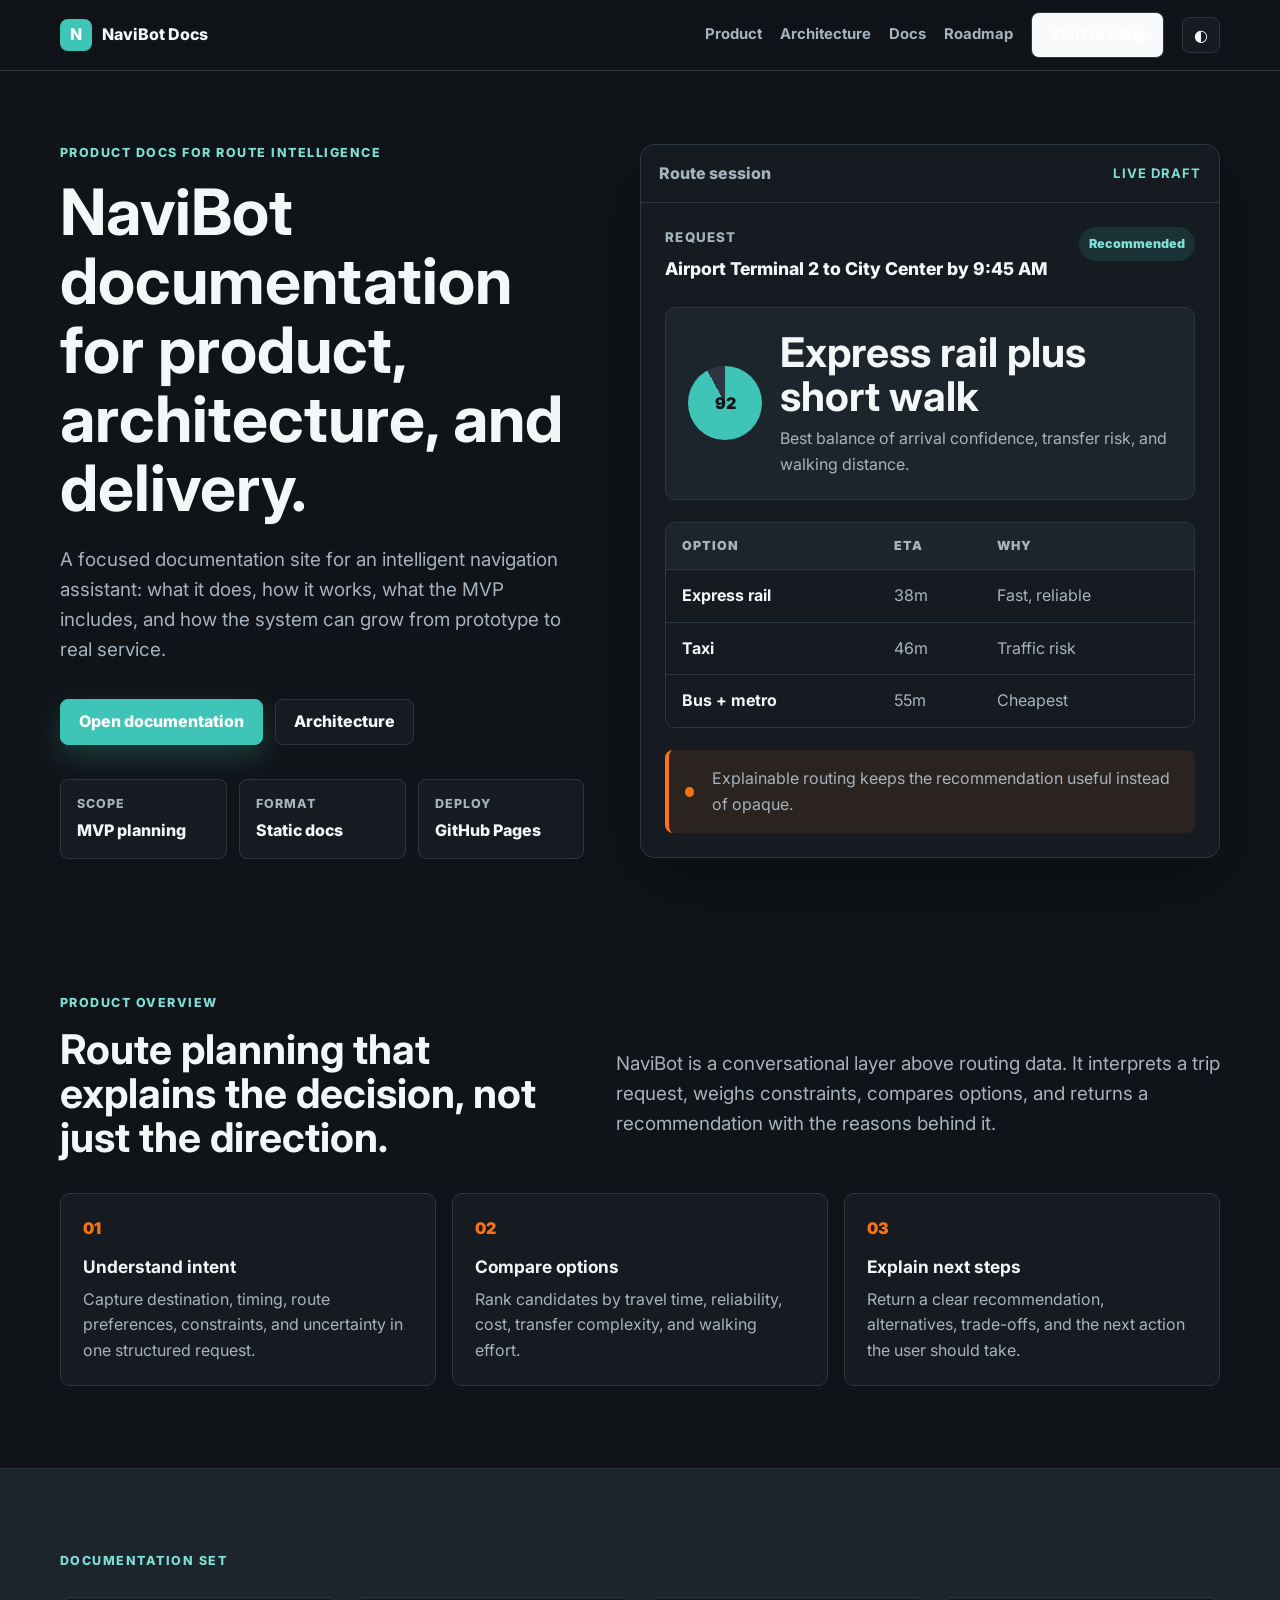
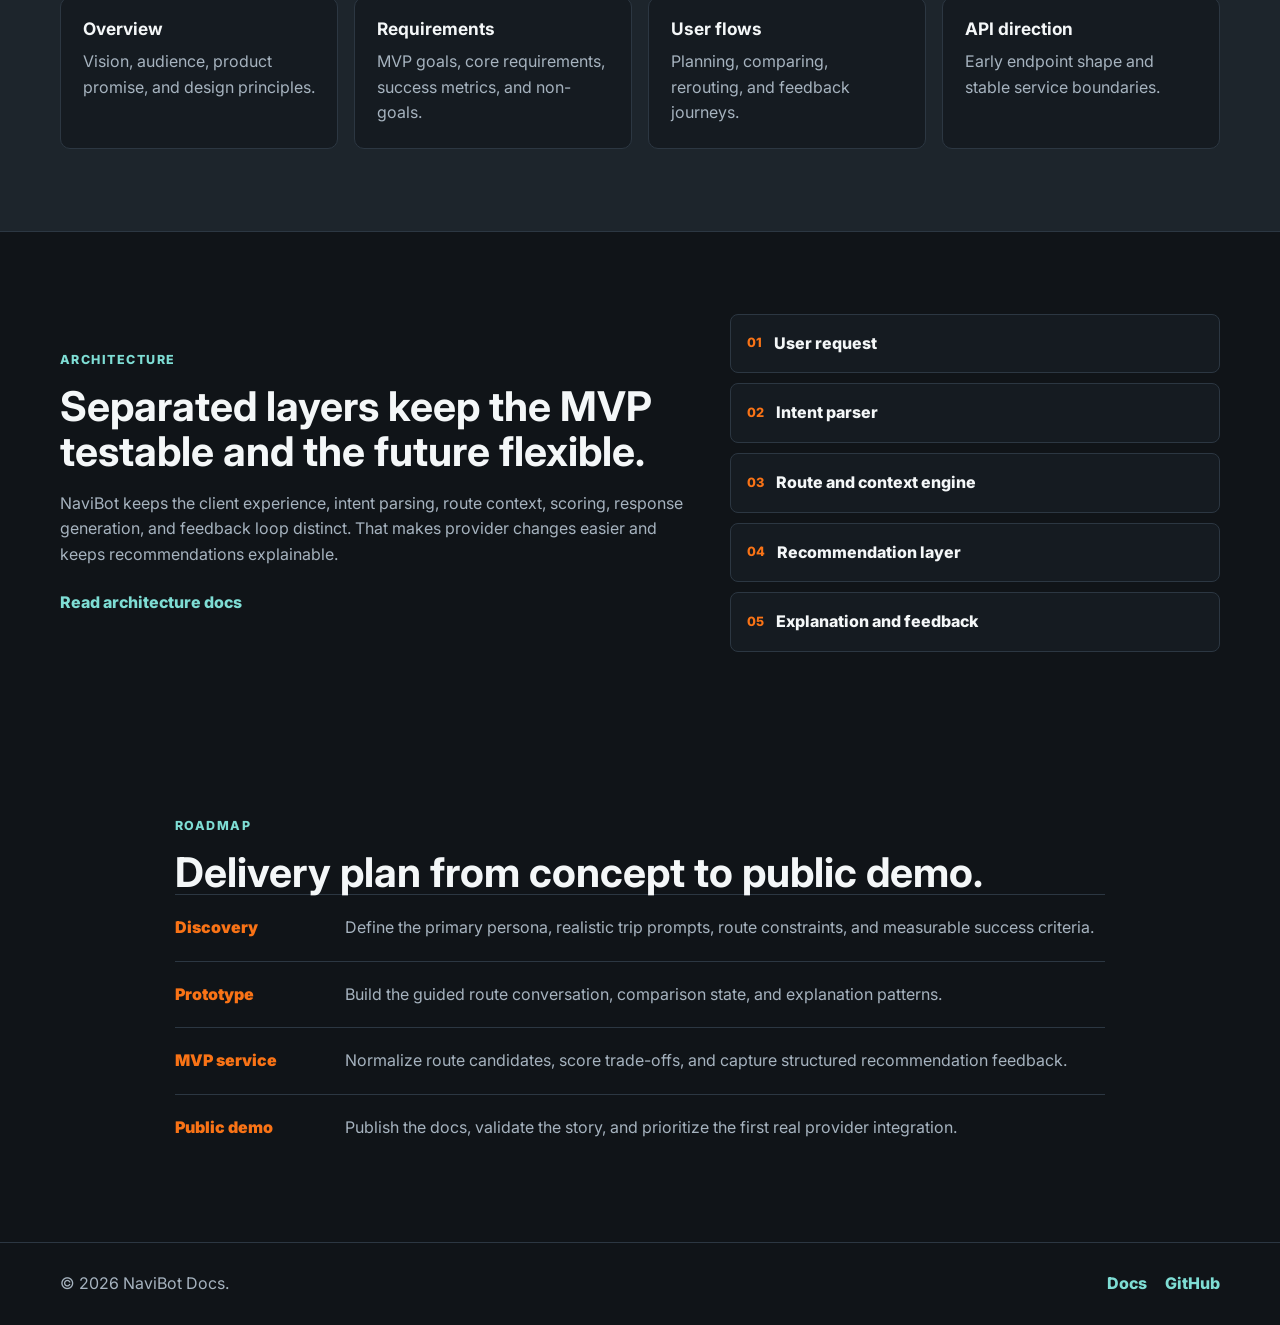
<file: index.html>
<!DOCTYPE html>
<html lang="en" data-theme="dark">
<head>
  <meta charset="UTF-8" />
  <meta name="viewport" content="width=device-width, initial-scale=1.0" />
  <title>NaviBot Docs | Navigation Intelligence Documentation</title>
  <meta name="description" content="Product and technical documentation for NaviBot, an intelligent navigation assistant." />
  <meta property="og:title" content="NaviBot Docs" />
  <meta property="og:description" content="A modern documentation website for NaviBot product, architecture, API direction, and roadmap." />
  <meta property="og:type" content="website" />
  <link rel="preconnect" href="https://fonts.googleapis.com">
  <link rel="preconnect" href="https://fonts.gstatic.com" crossorigin>
  <link href="https://fonts.googleapis.com/css2?family=Inter:wght@400;500;600;700;800&display=swap" rel="stylesheet">
  <link rel="stylesheet" href="styles.css" />
</head>
<body>
  <header class="site-header">
    <nav class="nav container" aria-label="Primary navigation">
      <a class="logo" href="index.html" aria-label="NaviBot Docs home"><span>N</span>NaviBot Docs</a>
      <button class="nav-toggle" type="button" aria-label="Open navigation" aria-expanded="false">☰</button>
      <div class="nav-links" data-nav-links>
        <a href="#product">Product</a>
        <a href="#architecture">Architecture</a>
        <a href="docs/index.html">Docs</a>
        <a href="#roadmap">Roadmap</a>
        <a class="button nav-button" href="docs/index.html">Start reading</a>
        <button class="theme-toggle" type="button" aria-label="Toggle color theme" data-theme-toggle>◐</button>
      </div>
    </nav>
  </header>

  <main id="top">
    <section class="hero container">
      <div class="hero-content reveal">
        <p class="eyebrow">Product docs for route intelligence</p>
        <h1>NaviBot documentation for product, architecture, and delivery.</h1>
        <p class="hero-text">
          A focused documentation site for an intelligent navigation assistant: what it does, how it works,
          what the MVP includes, and how the system can grow from prototype to real service.
        </p>
        <div class="hero-actions">
          <a class="button primary" href="docs/index.html">Open documentation</a>
          <a class="button secondary" href="docs/architecture.html">Architecture</a>
        </div>
        <dl class="stats" aria-label="Documentation summary">
          <div><dt>Scope</dt><dd>MVP planning</dd></div>
          <div><dt>Format</dt><dd>Static docs</dd></div>
          <div><dt>Deploy</dt><dd>GitHub Pages</dd></div>
        </dl>
      </div>

      <div class="hero-panel reveal" aria-label="NaviBot route recommendation example">
        <div class="panel-toolbar">
          <span>Route session</span>
          <strong>Live draft</strong>
        </div>
        <div class="route-summary">
          <div>
            <small>Request</small>
            <p>Airport Terminal 2 to City Center by 9:45 AM</p>
          </div>
          <span class="status-pill">Recommended</span>
        </div>
        <div class="recommendation-card">
          <div class="score-ring">92</div>
          <div>
            <h2>Express rail plus short walk</h2>
            <p>Best balance of arrival confidence, transfer risk, and walking distance.</p>
          </div>
        </div>
        <div class="comparison-table" role="table" aria-label="Route comparison">
          <div role="row"><span>Option</span><span>ETA</span><span>Why</span></div>
          <div role="row"><strong>Express rail</strong><span>38m</span><span>Fast, reliable</span></div>
          <div role="row"><strong>Taxi</strong><span>46m</span><span>Traffic risk</span></div>
          <div role="row"><strong>Bus + metro</strong><span>55m</span><span>Cheapest</span></div>
        </div>
        <div class="insight-strip">
          <span></span>
          <p>Explainable routing keeps the recommendation useful instead of opaque.</p>
        </div>
      </div>
    </section>

    <section id="product" class="section container reveal">
      <div class="section-kicker">Product overview</div>
      <div class="section-grid">
        <div>
          <h2>Route planning that explains the decision, not just the direction.</h2>
        </div>
        <p class="lead">
          NaviBot is a conversational layer above routing data. It interprets a trip request,
          weighs constraints, compares options, and returns a recommendation with the reasons behind it.
        </p>
      </div>
      <div class="overview-grid">
        <article>
          <span>01</span>
          <h3>Understand intent</h3>
          <p>Capture destination, timing, route preferences, constraints, and uncertainty in one structured request.</p>
        </article>
        <article>
          <span>02</span>
          <h3>Compare options</h3>
          <p>Rank candidates by travel time, reliability, cost, transfer complexity, and walking effort.</p>
        </article>
        <article>
          <span>03</span>
          <h3>Explain next steps</h3>
          <p>Return a clear recommendation, alternatives, trade-offs, and the next action the user should take.</p>
        </article>
      </div>
    </section>

    <section id="features" class="section band">
      <div class="container">
        <div class="section-kicker">Documentation set</div>
        <div class="feature-grid">
          <a class="feature-card reveal" href="docs/overview.html"><h3>Overview</h3><p>Vision, audience, product promise, and design principles.</p></a>
          <a class="feature-card reveal" href="docs/product.html"><h3>Requirements</h3><p>MVP goals, core requirements, success metrics, and non-goals.</p></a>
          <a class="feature-card reveal" href="docs/user-flows.html"><h3>User flows</h3><p>Planning, comparing, rerouting, and feedback journeys.</p></a>
          <a class="feature-card reveal" href="docs/api.html"><h3>API direction</h3><p>Early endpoint shape and stable service boundaries.</p></a>
        </div>
      </div>
    </section>

    <section id="architecture" class="section container split-panel reveal">
      <div>
        <div class="section-kicker">Architecture</div>
        <h2>Separated layers keep the MVP testable and the future flexible.</h2>
        <p>
          NaviBot keeps the client experience, intent parsing, route context, scoring, response generation,
          and feedback loop distinct. That makes provider changes easier and keeps recommendations explainable.
        </p>
        <a class="text-link" href="docs/architecture.html">Read architecture docs</a>
      </div>
      <div class="architecture-stack" aria-label="Architecture layers">
        <div><span>01</span>User request</div>
        <div><span>02</span>Intent parser</div>
        <div><span>03</span>Route and context engine</div>
        <div><span>04</span>Recommendation layer</div>
        <div><span>05</span>Explanation and feedback</div>
      </div>
    </section>

    <section id="roadmap" class="section container timeline reveal">
      <div class="section-kicker">Roadmap</div>
      <h2>Delivery plan from concept to public demo.</h2>
      <div class="timeline-item"><span>Discovery</span><p>Define the primary persona, realistic trip prompts, route constraints, and measurable success criteria.</p></div>
      <div class="timeline-item"><span>Prototype</span><p>Build the guided route conversation, comparison state, and explanation patterns.</p></div>
      <div class="timeline-item"><span>MVP service</span><p>Normalize route candidates, score trade-offs, and capture structured recommendation feedback.</p></div>
      <div class="timeline-item"><span>Public demo</span><p>Publish the docs, validate the story, and prioritize the first real provider integration.</p></div>
    </section>
  </main>

  <footer class="footer">
    <div class="container footer-inner">
      <p>© 2026 NaviBot Docs.</p>
      <div>
        <a href="docs/index.html">Docs</a>
        <a href="https://github.com/katariya-sagar/navibot-docs" target="_blank" rel="noreferrer">GitHub</a>
      </div>
    </div>
  </footer>

  <script src="script.js"></script>
</body>
</html>
</file>
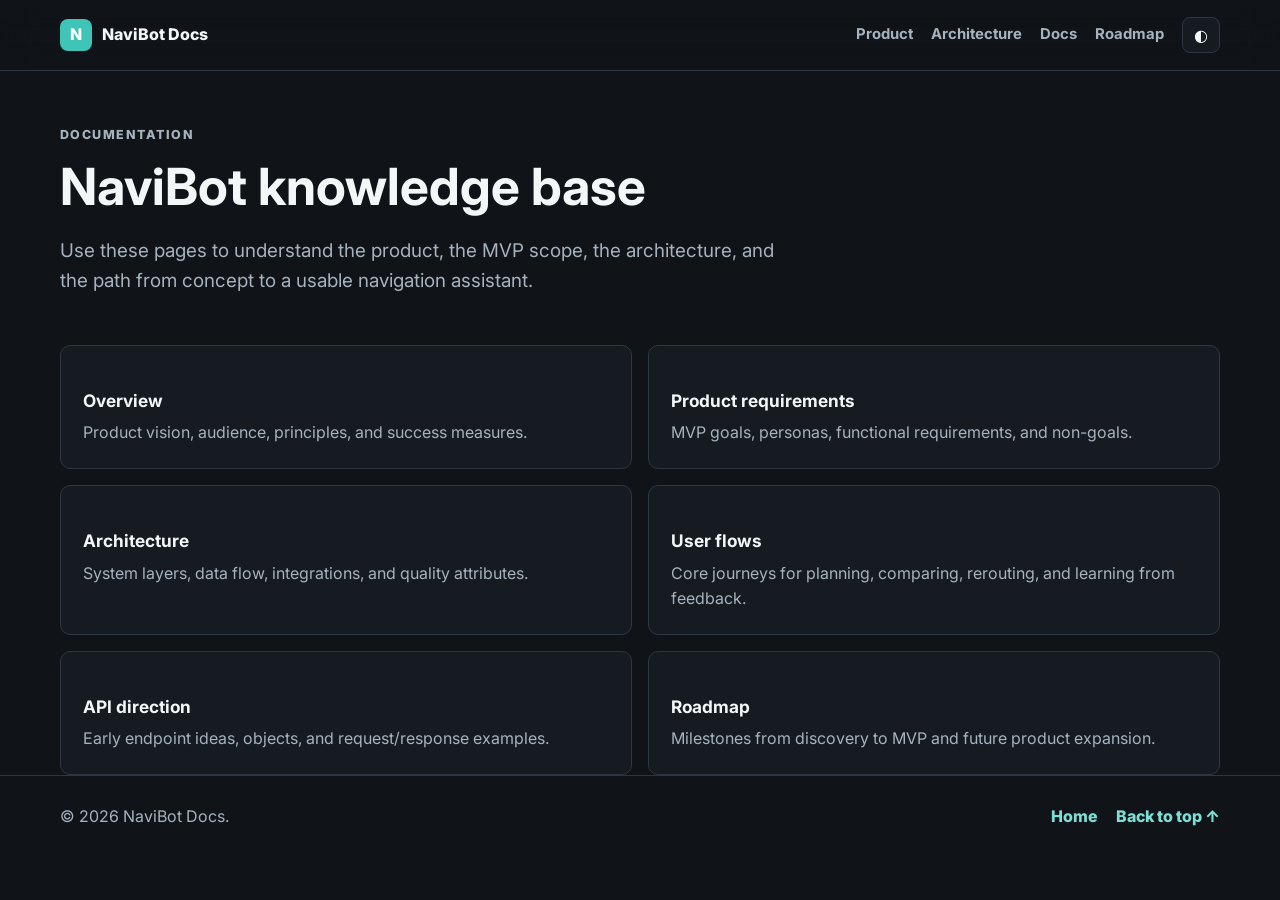
<file: docs/index.html>
<!DOCTYPE html>
<html lang="en" data-theme="dark">
<head>
  <meta charset="UTF-8" />
  <meta name="viewport" content="width=device-width, initial-scale=1.0" />
  <title>Documentation | NaviBot Docs</title>
  <meta name="description" content="Browse NaviBot product and technical documentation." />
  <link rel="preconnect" href="https://fonts.googleapis.com">
  <link rel="preconnect" href="https://fonts.gstatic.com" crossorigin>
  <link href="https://fonts.googleapis.com/css2?family=Inter:wght@400;500;600;700;800&display=swap" rel="stylesheet">
  <link rel="stylesheet" href="../styles.css" />
</head>
<body>
  <header class="site-header"><nav class="nav container"><a class="logo" href="../index.html"><span>N</span>NaviBot Docs</a><button class="nav-toggle" type="button" aria-label="Open navigation" aria-expanded="false">☰</button><div class="nav-links" data-nav-links><a href="../index.html#product">Product</a><a href="architecture.html">Architecture</a><a href="index.html">Docs</a><a href="roadmap.html">Roadmap</a><button class="theme-toggle" type="button" aria-label="Toggle color theme" data-theme-toggle>◐</button></div></nav></header>
  <main class="container doc-content">
    <section class="doc-hero reveal"><p class="eyebrow">Documentation</p><h1>NaviBot knowledge base</h1><p class="hero-text">Use these pages to understand the product, the MVP scope, the architecture, and the path from concept to a usable navigation assistant.</p></section>
    <section class="doc-grid reveal">
      <a class="doc-card" href="overview.html"><h3>Overview</h3><p>Product vision, audience, principles, and success measures.</p></a>
      <a class="doc-card" href="product.html"><h3>Product requirements</h3><p>MVP goals, personas, functional requirements, and non-goals.</p></a>
      <a class="doc-card" href="architecture.html"><h3>Architecture</h3><p>System layers, data flow, integrations, and quality attributes.</p></a>
      <a class="doc-card" href="user-flows.html"><h3>User flows</h3><p>Core journeys for planning, comparing, rerouting, and learning from feedback.</p></a>
      <a class="doc-card" href="api.html"><h3>API direction</h3><p>Early endpoint ideas, objects, and request/response examples.</p></a>
      <a class="doc-card" href="roadmap.html"><h3>Roadmap</h3><p>Milestones from discovery to MVP and future product expansion.</p></a>
    </section>
  </main>
  <footer class="footer"><div class="container footer-inner"><p>© 2026 NaviBot Docs.</p><div><a href="../index.html">Home</a><a href="#top">Back to top ↑</a></div></div></footer>
  <script src="../script.js"></script>
</body>
</html>
</file>
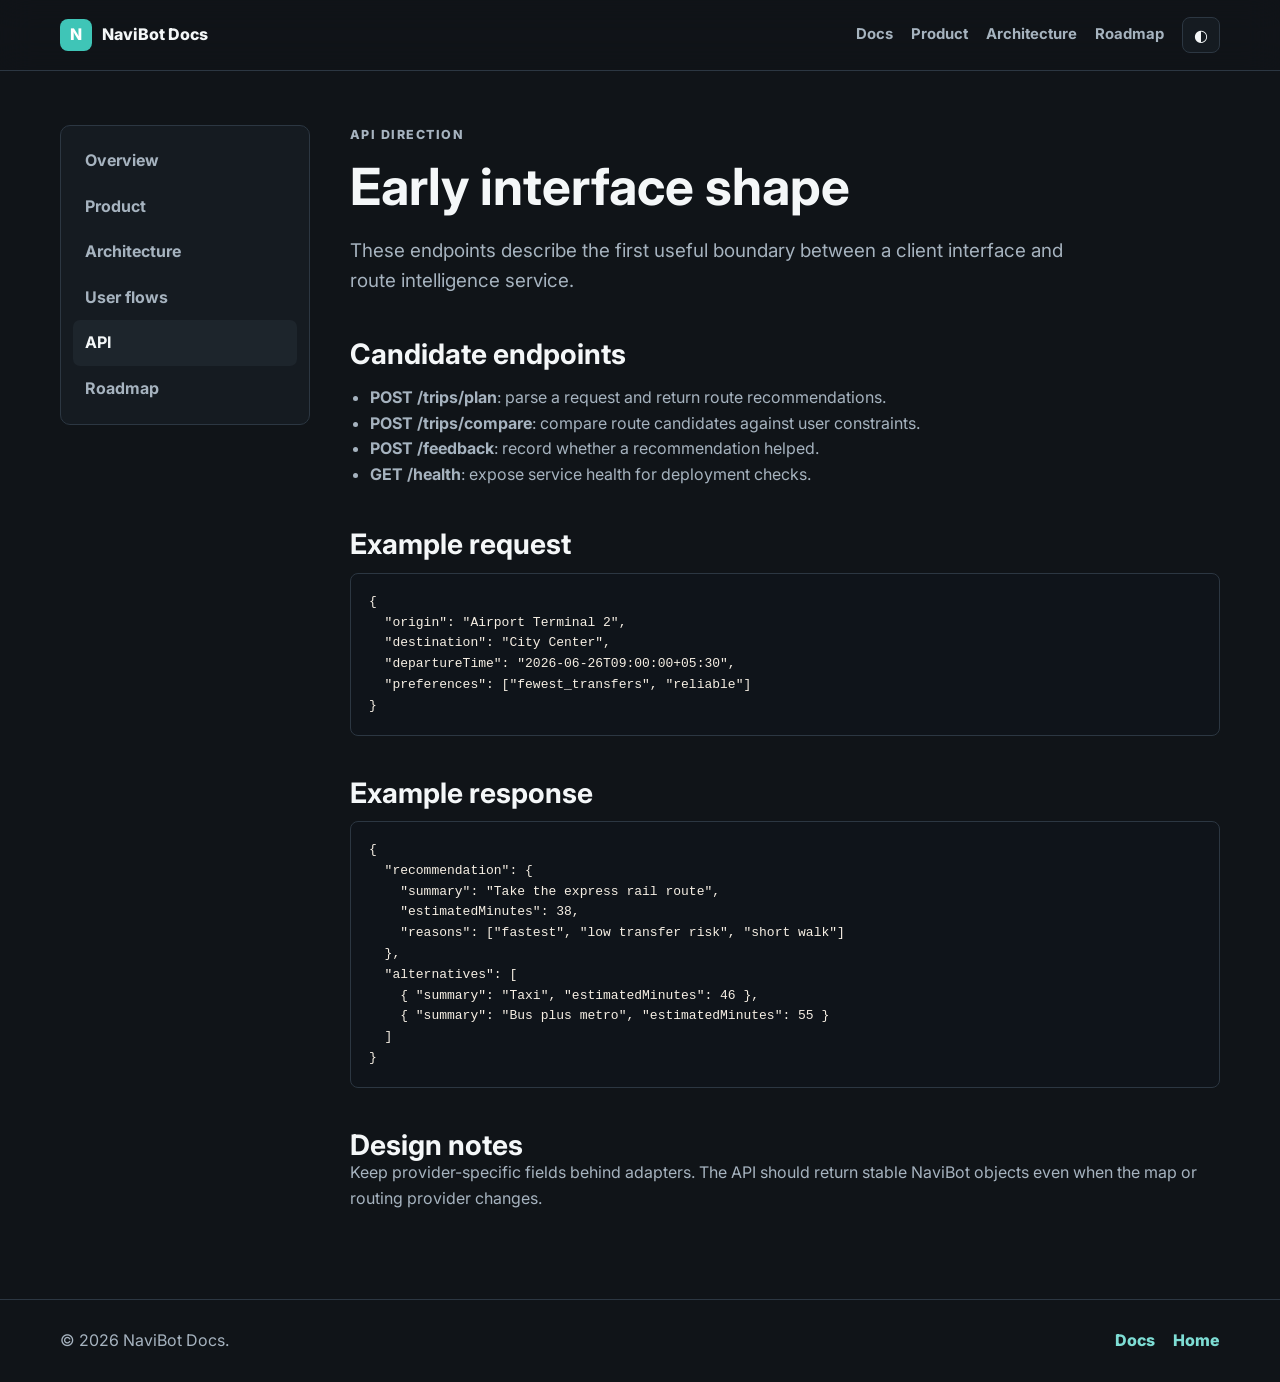
<file: docs/api.html>
<!DOCTYPE html>
<html lang="en" data-theme="dark"><head><meta charset="UTF-8" /><meta name="viewport" content="width=device-width, initial-scale=1.0" /><title>API Direction | NaviBot Docs</title><link rel="preconnect" href="https://fonts.googleapis.com"><link rel="preconnect" href="https://fonts.gstatic.com" crossorigin><link href="https://fonts.googleapis.com/css2?family=Inter:wght@400;500;600;700;800&display=swap" rel="stylesheet"><link rel="stylesheet" href="../styles.css" /></head>
<body><header class="site-header"><nav class="nav container"><a class="logo" href="../index.html"><span>N</span>NaviBot Docs</a><button class="nav-toggle" type="button" aria-label="Open navigation" aria-expanded="false">☰</button><div class="nav-links" data-nav-links><a href="index.html">Docs</a><a href="product.html">Product</a><a href="architecture.html">Architecture</a><a href="roadmap.html">Roadmap</a><button class="theme-toggle" type="button" aria-label="Toggle color theme" data-theme-toggle>◐</button></div></nav></header>
<main class="container doc-layout"><aside class="doc-sidebar"><a href="overview.html">Overview</a><a href="product.html">Product</a><a href="architecture.html">Architecture</a><a href="user-flows.html">User flows</a><a href="api.html">API</a><a href="roadmap.html">Roadmap</a></aside><article class="doc-content reveal"><p class="eyebrow">API direction</p><h1>Early interface shape</h1><p class="hero-text">These endpoints describe the first useful boundary between a client interface and route intelligence service.</p><h2>Candidate endpoints</h2><ul><li><strong>POST /trips/plan</strong>: parse a request and return route recommendations.</li><li><strong>POST /trips/compare</strong>: compare route candidates against user constraints.</li><li><strong>POST /feedback</strong>: record whether a recommendation helped.</li><li><strong>GET /health</strong>: expose service health for deployment checks.</li></ul><h2>Example request</h2><pre class="code-block"><code>{
  "origin": "Airport Terminal 2",
  "destination": "City Center",
  "departureTime": "2026-06-26T09:00:00+05:30",
  "preferences": ["fewest_transfers", "reliable"]
}</code></pre><h2>Example response</h2><pre class="code-block"><code>{
  "recommendation": {
    "summary": "Take the express rail route",
    "estimatedMinutes": 38,
    "reasons": ["fastest", "low transfer risk", "short walk"]
  },
  "alternatives": [
    { "summary": "Taxi", "estimatedMinutes": 46 },
    { "summary": "Bus plus metro", "estimatedMinutes": 55 }
  ]
}</code></pre><h2>Design notes</h2><p>Keep provider-specific fields behind adapters. The API should return stable NaviBot objects even when the map or routing provider changes.</p></article></main>
<footer class="footer"><div class="container footer-inner"><p>© 2026 NaviBot Docs.</p><div><a href="index.html">Docs</a><a href="../index.html">Home</a></div></div></footer><script src="../script.js"></script></body></html>
</file>
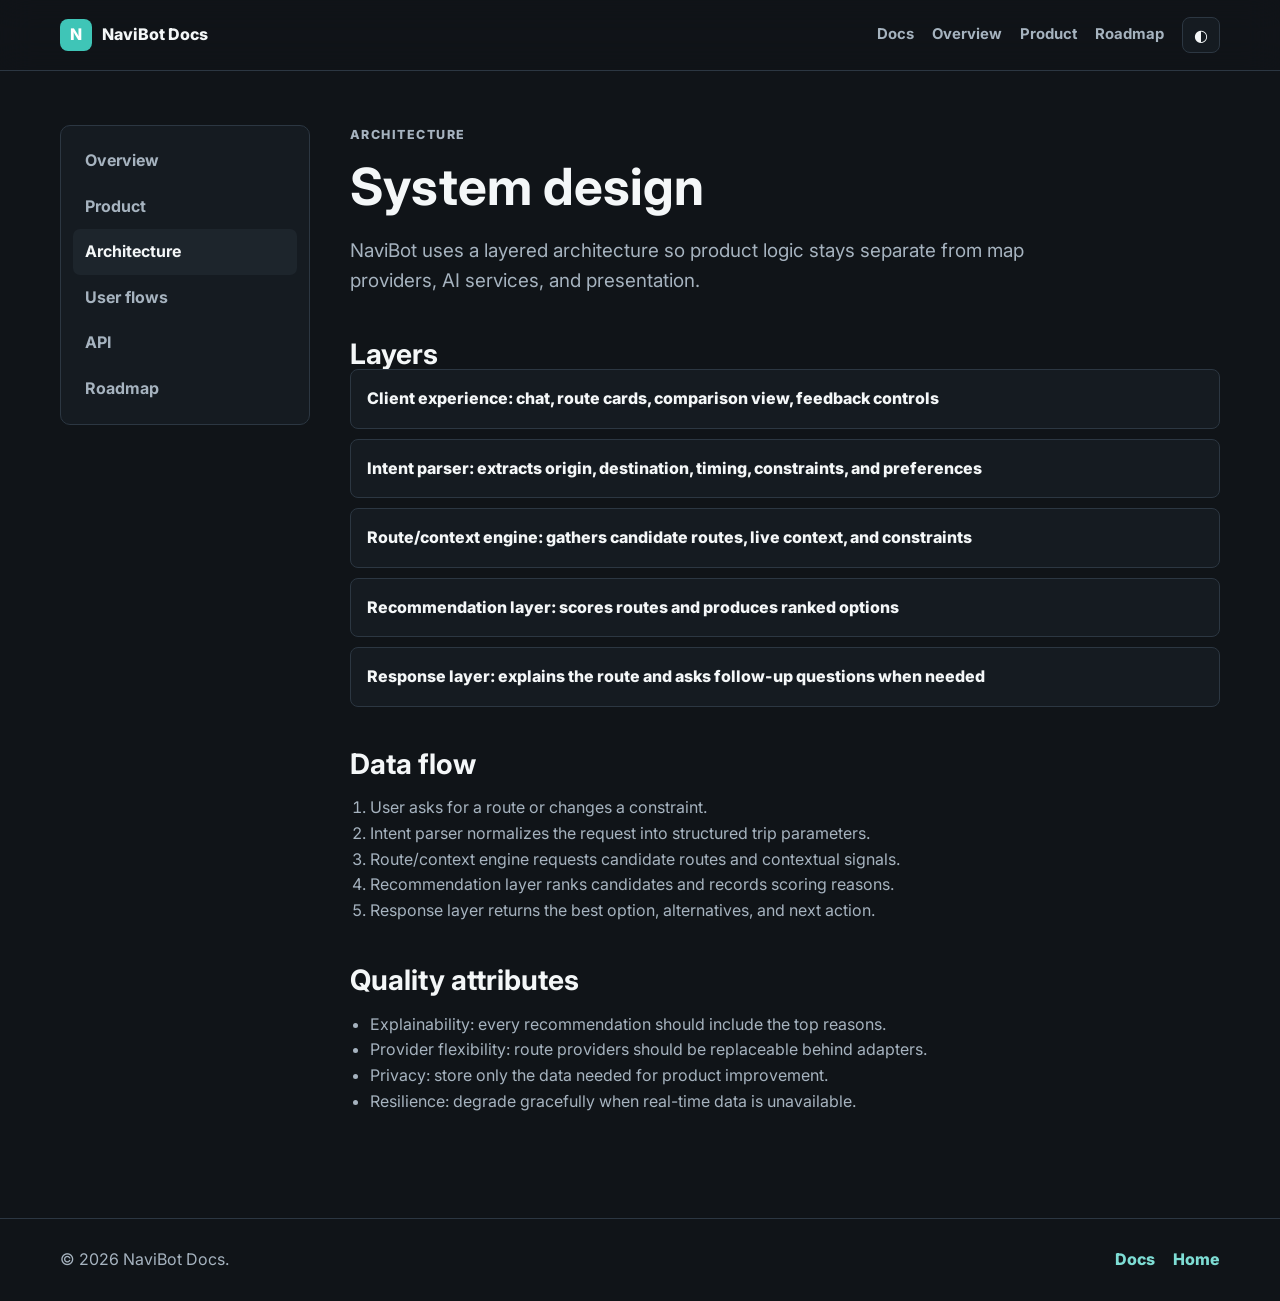
<file: docs/architecture.html>
<!DOCTYPE html>
<html lang="en" data-theme="dark"><head><meta charset="UTF-8" /><meta name="viewport" content="width=device-width, initial-scale=1.0" /><title>Architecture | NaviBot Docs</title><link rel="preconnect" href="https://fonts.googleapis.com"><link rel="preconnect" href="https://fonts.gstatic.com" crossorigin><link href="https://fonts.googleapis.com/css2?family=Inter:wght@400;500;600;700;800&display=swap" rel="stylesheet"><link rel="stylesheet" href="../styles.css" /></head>
<body><header class="site-header"><nav class="nav container"><a class="logo" href="../index.html"><span>N</span>NaviBot Docs</a><button class="nav-toggle" type="button" aria-label="Open navigation" aria-expanded="false">☰</button><div class="nav-links" data-nav-links><a href="index.html">Docs</a><a href="overview.html">Overview</a><a href="product.html">Product</a><a href="roadmap.html">Roadmap</a><button class="theme-toggle" type="button" aria-label="Toggle color theme" data-theme-toggle>◐</button></div></nav></header>
<main class="container doc-layout"><aside class="doc-sidebar"><a href="overview.html">Overview</a><a href="product.html">Product</a><a href="architecture.html">Architecture</a><a href="user-flows.html">User flows</a><a href="api.html">API</a><a href="roadmap.html">Roadmap</a></aside><article class="doc-content reveal"><p class="eyebrow">Architecture</p><h1>System design</h1><p class="hero-text">NaviBot uses a layered architecture so product logic stays separate from map providers, AI services, and presentation.</p><h2>Layers</h2><div class="architecture-stack"><div>Client experience: chat, route cards, comparison view, feedback controls</div><div>Intent parser: extracts origin, destination, timing, constraints, and preferences</div><div>Route/context engine: gathers candidate routes, live context, and constraints</div><div>Recommendation layer: scores routes and produces ranked options</div><div>Response layer: explains the route and asks follow-up questions when needed</div></div><h2>Data flow</h2><ol><li>User asks for a route or changes a constraint.</li><li>Intent parser normalizes the request into structured trip parameters.</li><li>Route/context engine requests candidate routes and contextual signals.</li><li>Recommendation layer ranks candidates and records scoring reasons.</li><li>Response layer returns the best option, alternatives, and next action.</li></ol><h2>Quality attributes</h2><ul><li>Explainability: every recommendation should include the top reasons.</li><li>Provider flexibility: route providers should be replaceable behind adapters.</li><li>Privacy: store only the data needed for product improvement.</li><li>Resilience: degrade gracefully when real-time data is unavailable.</li></ul></article></main>
<footer class="footer"><div class="container footer-inner"><p>© 2026 NaviBot Docs.</p><div><a href="index.html">Docs</a><a href="../index.html">Home</a></div></div></footer><script src="../script.js"></script></body></html>
</file>
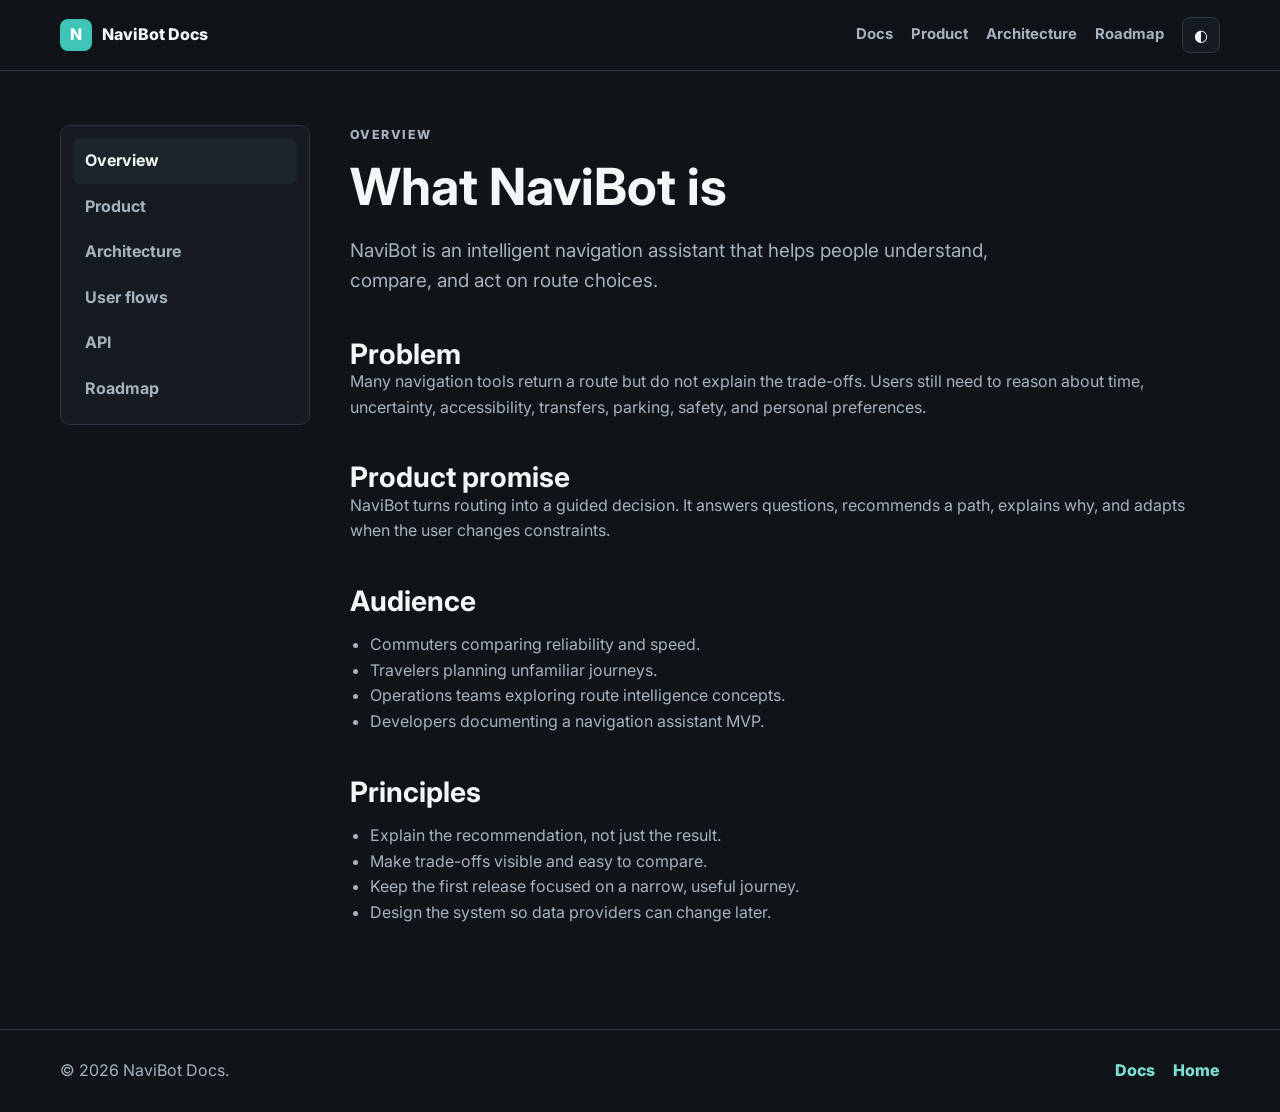
<file: docs/overview.html>
<!DOCTYPE html>
<html lang="en" data-theme="dark">
<head><meta charset="UTF-8" /><meta name="viewport" content="width=device-width, initial-scale=1.0" /><title>Overview | NaviBot Docs</title><link rel="preconnect" href="https://fonts.googleapis.com"><link rel="preconnect" href="https://fonts.gstatic.com" crossorigin><link href="https://fonts.googleapis.com/css2?family=Inter:wght@400;500;600;700;800&display=swap" rel="stylesheet"><link rel="stylesheet" href="../styles.css" /></head>
<body><header class="site-header"><nav class="nav container"><a class="logo" href="../index.html"><span>N</span>NaviBot Docs</a><button class="nav-toggle" type="button" aria-label="Open navigation" aria-expanded="false">☰</button><div class="nav-links" data-nav-links><a href="index.html">Docs</a><a href="product.html">Product</a><a href="architecture.html">Architecture</a><a href="roadmap.html">Roadmap</a><button class="theme-toggle" type="button" aria-label="Toggle color theme" data-theme-toggle>◐</button></div></nav></header>
<main class="container doc-layout"><aside class="doc-sidebar"><a href="overview.html">Overview</a><a href="product.html">Product</a><a href="architecture.html">Architecture</a><a href="user-flows.html">User flows</a><a href="api.html">API</a><a href="roadmap.html">Roadmap</a></aside><article class="doc-content reveal"><p class="eyebrow">Overview</p><h1>What NaviBot is</h1><p class="hero-text">NaviBot is an intelligent navigation assistant that helps people understand, compare, and act on route choices.</p><h2>Problem</h2><p>Many navigation tools return a route but do not explain the trade-offs. Users still need to reason about time, uncertainty, accessibility, transfers, parking, safety, and personal preferences.</p><h2>Product promise</h2><p>NaviBot turns routing into a guided decision. It answers questions, recommends a path, explains why, and adapts when the user changes constraints.</p><h2>Audience</h2><ul><li>Commuters comparing reliability and speed.</li><li>Travelers planning unfamiliar journeys.</li><li>Operations teams exploring route intelligence concepts.</li><li>Developers documenting a navigation assistant MVP.</li></ul><h2>Principles</h2><ul><li>Explain the recommendation, not just the result.</li><li>Make trade-offs visible and easy to compare.</li><li>Keep the first release focused on a narrow, useful journey.</li><li>Design the system so data providers can change later.</li></ul></article></main>
<footer class="footer"><div class="container footer-inner"><p>© 2026 NaviBot Docs.</p><div><a href="index.html">Docs</a><a href="../index.html">Home</a></div></div></footer><script src="../script.js"></script></body></html>
</file>
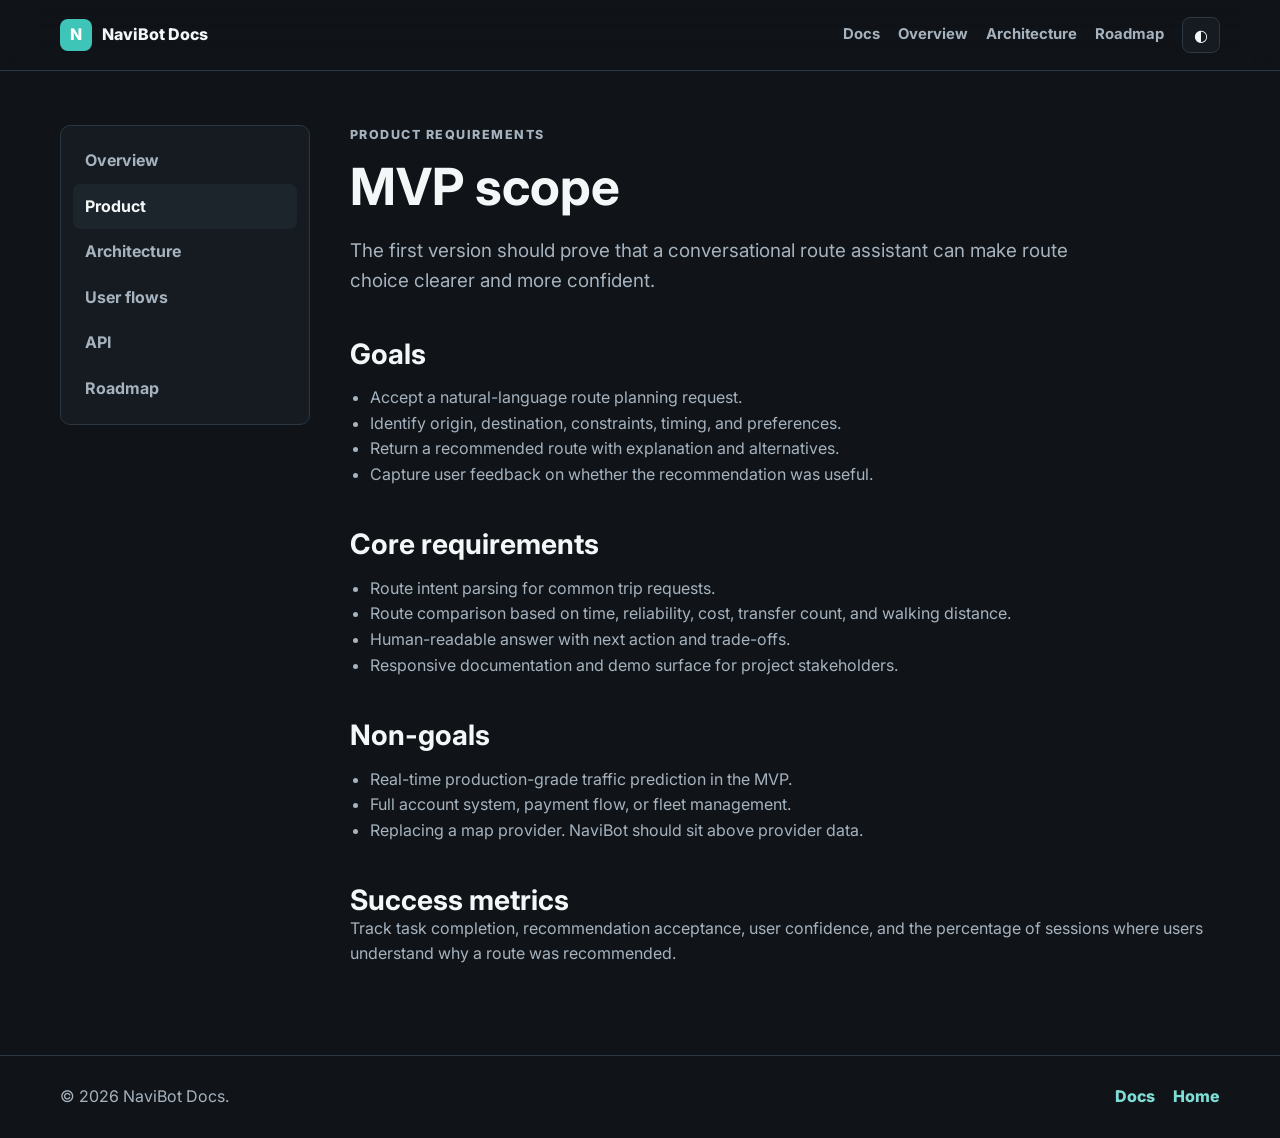
<file: docs/product.html>
<!DOCTYPE html>
<html lang="en" data-theme="dark"><head><meta charset="UTF-8" /><meta name="viewport" content="width=device-width, initial-scale=1.0" /><title>Product Requirements | NaviBot Docs</title><link rel="preconnect" href="https://fonts.googleapis.com"><link rel="preconnect" href="https://fonts.gstatic.com" crossorigin><link href="https://fonts.googleapis.com/css2?family=Inter:wght@400;500;600;700;800&display=swap" rel="stylesheet"><link rel="stylesheet" href="../styles.css" /></head>
<body><header class="site-header"><nav class="nav container"><a class="logo" href="../index.html"><span>N</span>NaviBot Docs</a><button class="nav-toggle" type="button" aria-label="Open navigation" aria-expanded="false">☰</button><div class="nav-links" data-nav-links><a href="index.html">Docs</a><a href="overview.html">Overview</a><a href="architecture.html">Architecture</a><a href="roadmap.html">Roadmap</a><button class="theme-toggle" type="button" aria-label="Toggle color theme" data-theme-toggle>◐</button></div></nav></header>
<main class="container doc-layout"><aside class="doc-sidebar"><a href="overview.html">Overview</a><a href="product.html">Product</a><a href="architecture.html">Architecture</a><a href="user-flows.html">User flows</a><a href="api.html">API</a><a href="roadmap.html">Roadmap</a></aside><article class="doc-content reveal"><p class="eyebrow">Product requirements</p><h1>MVP scope</h1><p class="hero-text">The first version should prove that a conversational route assistant can make route choice clearer and more confident.</p><h2>Goals</h2><ul><li>Accept a natural-language route planning request.</li><li>Identify origin, destination, constraints, timing, and preferences.</li><li>Return a recommended route with explanation and alternatives.</li><li>Capture user feedback on whether the recommendation was useful.</li></ul><h2>Core requirements</h2><ul><li>Route intent parsing for common trip requests.</li><li>Route comparison based on time, reliability, cost, transfer count, and walking distance.</li><li>Human-readable answer with next action and trade-offs.</li><li>Responsive documentation and demo surface for project stakeholders.</li></ul><h2>Non-goals</h2><ul><li>Real-time production-grade traffic prediction in the MVP.</li><li>Full account system, payment flow, or fleet management.</li><li>Replacing a map provider. NaviBot should sit above provider data.</li></ul><h2>Success metrics</h2><p>Track task completion, recommendation acceptance, user confidence, and the percentage of sessions where users understand why a route was recommended.</p></article></main>
<footer class="footer"><div class="container footer-inner"><p>© 2026 NaviBot Docs.</p><div><a href="index.html">Docs</a><a href="../index.html">Home</a></div></div></footer><script src="../script.js"></script></body></html>
</file>
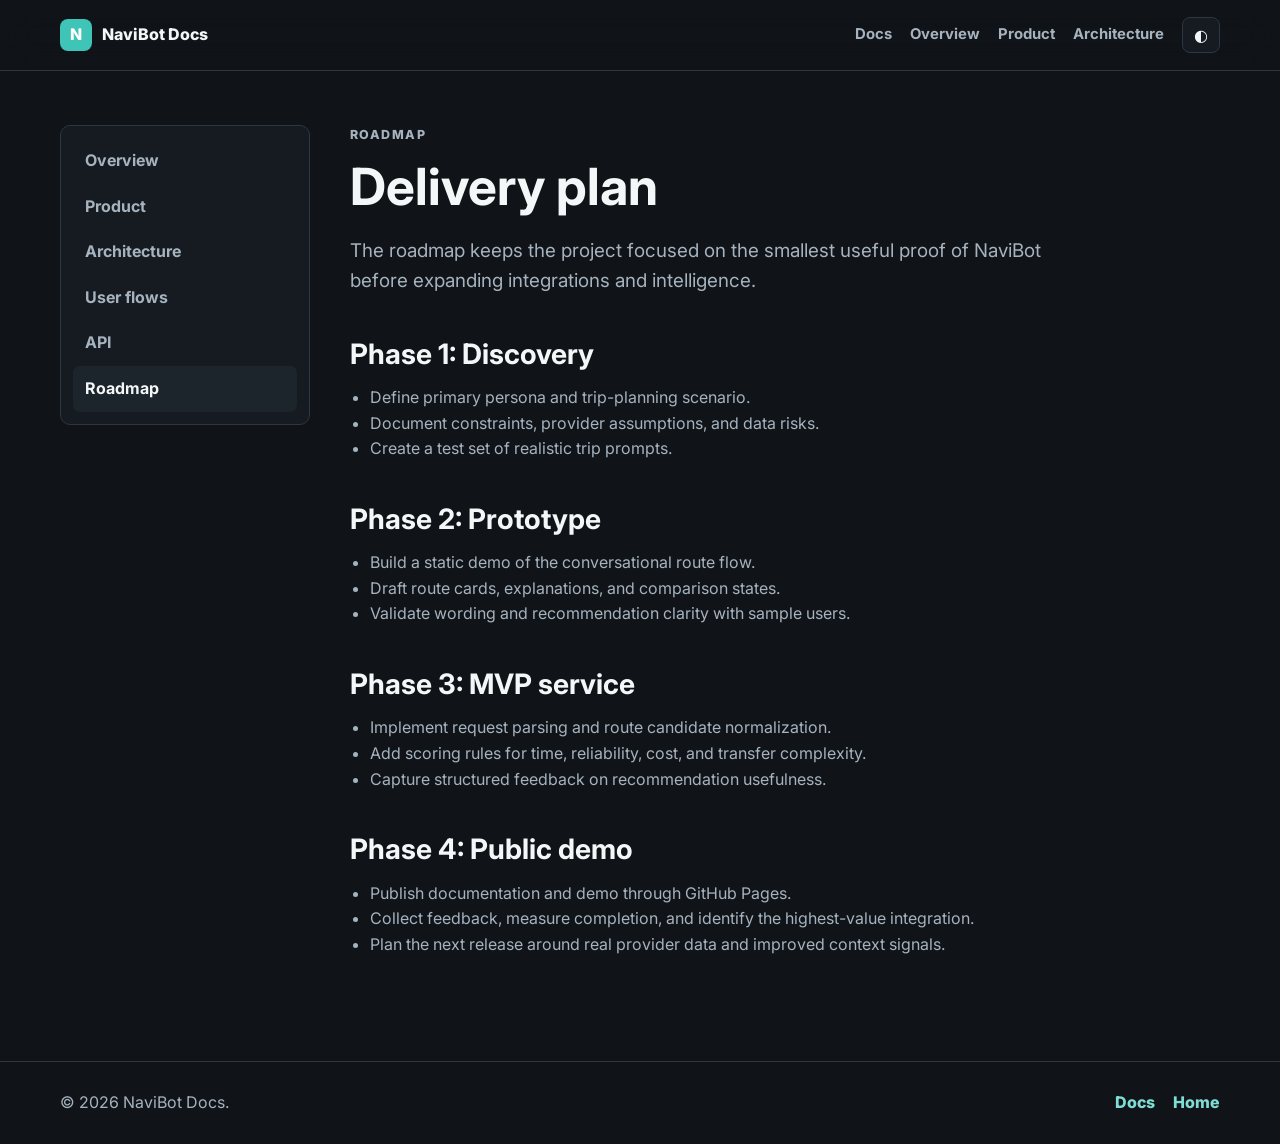
<file: docs/roadmap.html>
<!DOCTYPE html>
<html lang="en" data-theme="dark"><head><meta charset="UTF-8" /><meta name="viewport" content="width=device-width, initial-scale=1.0" /><title>Roadmap | NaviBot Docs</title><link rel="preconnect" href="https://fonts.googleapis.com"><link rel="preconnect" href="https://fonts.gstatic.com" crossorigin><link href="https://fonts.googleapis.com/css2?family=Inter:wght@400;500;600;700;800&display=swap" rel="stylesheet"><link rel="stylesheet" href="../styles.css" /></head>
<body><header class="site-header"><nav class="nav container"><a class="logo" href="../index.html"><span>N</span>NaviBot Docs</a><button class="nav-toggle" type="button" aria-label="Open navigation" aria-expanded="false">☰</button><div class="nav-links" data-nav-links><a href="index.html">Docs</a><a href="overview.html">Overview</a><a href="product.html">Product</a><a href="architecture.html">Architecture</a><button class="theme-toggle" type="button" aria-label="Toggle color theme" data-theme-toggle>◐</button></div></nav></header>
<main class="container doc-layout"><aside class="doc-sidebar"><a href="overview.html">Overview</a><a href="product.html">Product</a><a href="architecture.html">Architecture</a><a href="user-flows.html">User flows</a><a href="api.html">API</a><a href="roadmap.html">Roadmap</a></aside><article class="doc-content reveal"><p class="eyebrow">Roadmap</p><h1>Delivery plan</h1><p class="hero-text">The roadmap keeps the project focused on the smallest useful proof of NaviBot before expanding integrations and intelligence.</p><h2>Phase 1: Discovery</h2><ul><li>Define primary persona and trip-planning scenario.</li><li>Document constraints, provider assumptions, and data risks.</li><li>Create a test set of realistic trip prompts.</li></ul><h2>Phase 2: Prototype</h2><ul><li>Build a static demo of the conversational route flow.</li><li>Draft route cards, explanations, and comparison states.</li><li>Validate wording and recommendation clarity with sample users.</li></ul><h2>Phase 3: MVP service</h2><ul><li>Implement request parsing and route candidate normalization.</li><li>Add scoring rules for time, reliability, cost, and transfer complexity.</li><li>Capture structured feedback on recommendation usefulness.</li></ul><h2>Phase 4: Public demo</h2><ul><li>Publish documentation and demo through GitHub Pages.</li><li>Collect feedback, measure completion, and identify the highest-value integration.</li><li>Plan the next release around real provider data and improved context signals.</li></ul></article></main>
<footer class="footer"><div class="container footer-inner"><p>© 2026 NaviBot Docs.</p><div><a href="index.html">Docs</a><a href="../index.html">Home</a></div></div></footer><script src="../script.js"></script></body></html>
</file>
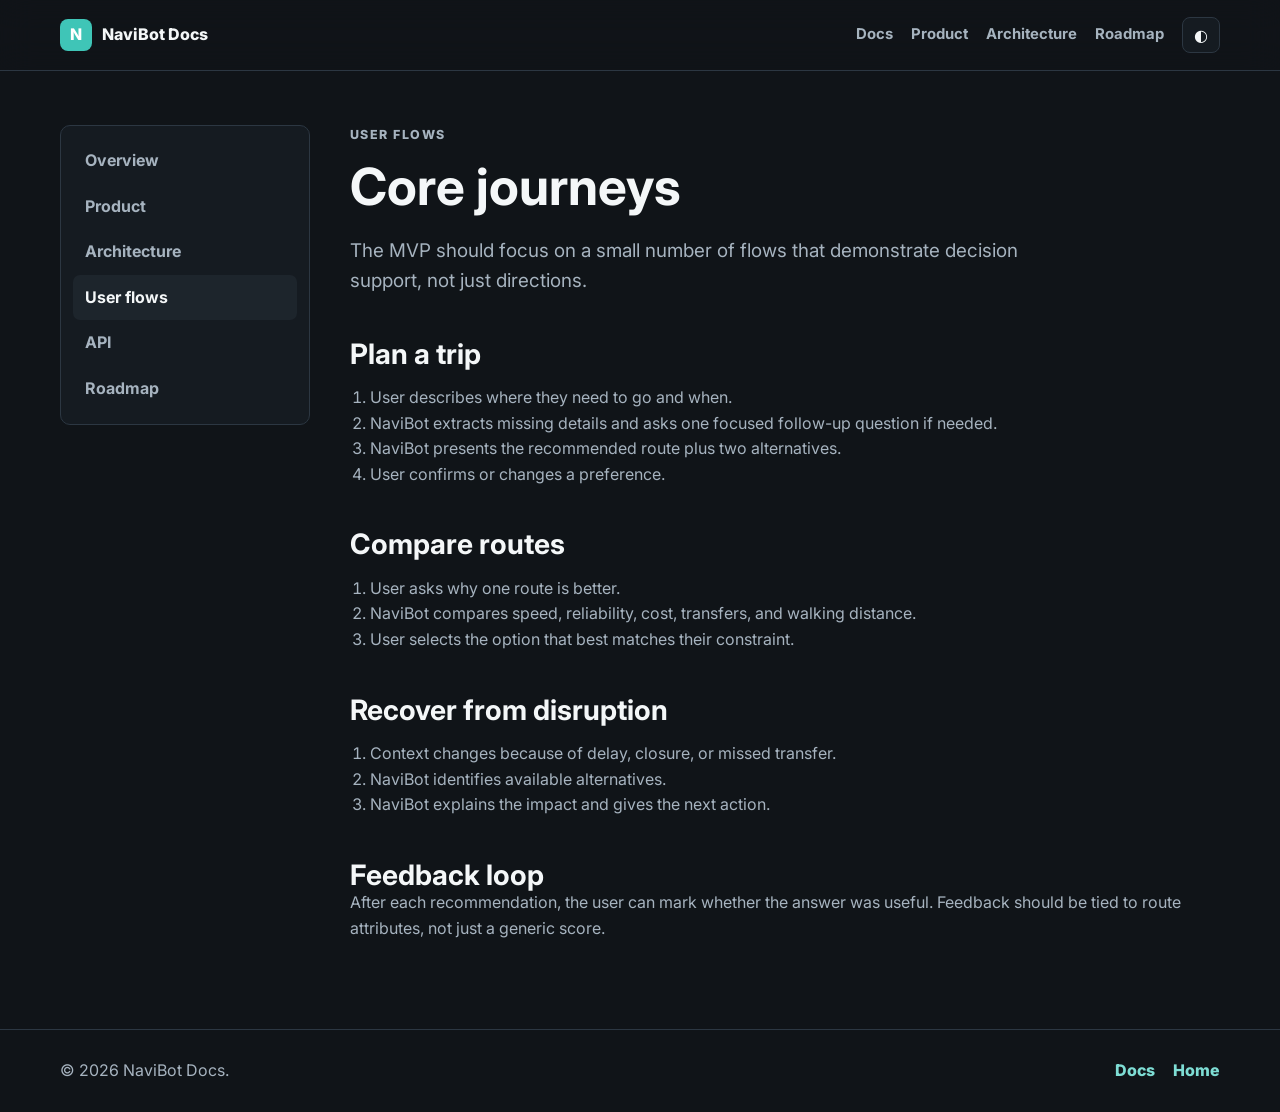
<file: docs/user-flows.html>
<!DOCTYPE html>
<html lang="en" data-theme="dark"><head><meta charset="UTF-8" /><meta name="viewport" content="width=device-width, initial-scale=1.0" /><title>User Flows | NaviBot Docs</title><link rel="preconnect" href="https://fonts.googleapis.com"><link rel="preconnect" href="https://fonts.gstatic.com" crossorigin><link href="https://fonts.googleapis.com/css2?family=Inter:wght@400;500;600;700;800&display=swap" rel="stylesheet"><link rel="stylesheet" href="../styles.css" /></head>
<body><header class="site-header"><nav class="nav container"><a class="logo" href="../index.html"><span>N</span>NaviBot Docs</a><button class="nav-toggle" type="button" aria-label="Open navigation" aria-expanded="false">☰</button><div class="nav-links" data-nav-links><a href="index.html">Docs</a><a href="product.html">Product</a><a href="architecture.html">Architecture</a><a href="roadmap.html">Roadmap</a><button class="theme-toggle" type="button" aria-label="Toggle color theme" data-theme-toggle>◐</button></div></nav></header>
<main class="container doc-layout"><aside class="doc-sidebar"><a href="overview.html">Overview</a><a href="product.html">Product</a><a href="architecture.html">Architecture</a><a href="user-flows.html">User flows</a><a href="api.html">API</a><a href="roadmap.html">Roadmap</a></aside><article class="doc-content reveal"><p class="eyebrow">User flows</p><h1>Core journeys</h1><p class="hero-text">The MVP should focus on a small number of flows that demonstrate decision support, not just directions.</p><h2>Plan a trip</h2><ol><li>User describes where they need to go and when.</li><li>NaviBot extracts missing details and asks one focused follow-up question if needed.</li><li>NaviBot presents the recommended route plus two alternatives.</li><li>User confirms or changes a preference.</li></ol><h2>Compare routes</h2><ol><li>User asks why one route is better.</li><li>NaviBot compares speed, reliability, cost, transfers, and walking distance.</li><li>User selects the option that best matches their constraint.</li></ol><h2>Recover from disruption</h2><ol><li>Context changes because of delay, closure, or missed transfer.</li><li>NaviBot identifies available alternatives.</li><li>NaviBot explains the impact and gives the next action.</li></ol><h2>Feedback loop</h2><p>After each recommendation, the user can mark whether the answer was useful. Feedback should be tied to route attributes, not just a generic score.</p></article></main>
<footer class="footer"><div class="container footer-inner"><p>© 2026 NaviBot Docs.</p><div><a href="index.html">Docs</a><a href="../index.html">Home</a></div></div></footer><script src="../script.js"></script></body></html>
</file>
<file: styles.css>
:root {
  color-scheme: light;
  --bg: #f8fafc;
  --surface: #ffffff;
  --surface-2: #eef4f7;
  --text: #17202a;
  --muted: #5e6b78;
  --line: #dbe3ea;
  --brand: #0f766e;
  --brand-strong: #0b5f59;
  --accent: #c2410c;
  --ink: #101820;
  --shadow: 0 18px 55px rgba(16, 24, 32, 0.11);
}

[data-theme="dark"] {
  color-scheme: dark;
  --bg: #101418;
  --surface: #151b21;
  --surface-2: #1d252c;
  --text: #f4f7f8;
  --muted: #a6b3bf;
  --line: #2c3742;
  --brand: #3fc5b7;
  --brand-strong: #7eddd4;
  --accent: #f97316;
  --ink: #f8fafc;
  --shadow: 0 24px 70px rgba(0, 0, 0, 0.32);
}

* { box-sizing: border-box; }
html { scroll-behavior: smooth; }
body {
  margin: 0;
  font-family: Inter, system-ui, -apple-system, BlinkMacSystemFont, "Segoe UI", sans-serif;
  background: var(--bg);
  color: var(--text);
  line-height: 1.6;
}

a { color: inherit; text-decoration: none; }
p { margin: 0; }
.container { width: min(1160px, calc(100% - 40px)); margin: 0 auto; }

.site-header {
  position: sticky;
  top: 0;
  z-index: 20;
  background: color-mix(in srgb, var(--bg) 88%, transparent);
  border-bottom: 1px solid var(--line);
  backdrop-filter: blur(16px);
}

.nav { min-height: 70px; display: flex; align-items: center; justify-content: space-between; gap: 20px; }
.logo { display: inline-flex; align-items: center; gap: 10px; font-weight: 800; }
.logo span {
  display: grid;
  place-items: center;
  width: 32px;
  height: 32px;
  border-radius: 8px;
  color: #ffffff;
  background: var(--brand);
}
.nav-links { display: flex; align-items: center; gap: 18px; color: var(--muted); font-weight: 700; font-size: 0.93rem; }
.nav-links a:hover { color: var(--text); }
.nav-button { min-height: 36px; padding: 0 13px; color: #ffffff !important; background: var(--ink); border-color: var(--ink); }
.github-link { color: var(--brand-strong) !important; }
.nav-toggle, .theme-toggle {
  border: 1px solid var(--line);
  background: var(--surface);
  color: var(--text);
  border-radius: 8px;
  cursor: pointer;
}
.nav-toggle { display: none; width: 42px; height: 38px; font-size: 1.1rem; }
.theme-toggle { width: 38px; height: 36px; font-size: 1rem; }

.hero {
  display: grid;
  grid-template-columns: minmax(0, 0.95fr) minmax(360px, 1.05fr);
  gap: 56px;
  align-items: center;
  min-height: calc(100vh - 70px);
  padding: 72px 0 52px;
}
.eyebrow, .section-kicker {
  color: var(--brand-strong);
  font-weight: 800;
  font-size: 0.78rem;
  text-transform: uppercase;
  letter-spacing: 0.12em;
  margin-bottom: 14px;
}
h1, h2, h3 { margin: 0; line-height: 1.08; letter-spacing: 0; }
h1 { font-size: clamp(2.6rem, 5vw, 5rem); max-width: 900px; }
h2 { font-size: clamp(1.9rem, 3.2vw, 3.1rem); }
h3 { font-size: 1.08rem; }
.hero-text, .lead { color: var(--muted); font-size: clamp(1.04rem, 1.5vw, 1.18rem); max-width: 720px; margin-top: 22px; }
.hero-actions { display: flex; flex-wrap: wrap; gap: 12px; margin: 34px 0; }
.button {
  display: inline-flex;
  align-items: center;
  justify-content: center;
  min-height: 46px;
  padding: 0 18px;
  border-radius: 8px;
  font-weight: 800;
  border: 1px solid var(--line);
}
.button.primary { background: var(--brand); color: #ffffff; border-color: var(--brand); box-shadow: 0 12px 28px color-mix(in srgb, var(--brand) 22%, transparent); }
.button.secondary { background: var(--surface); color: var(--text); }
.stats { display: grid; grid-template-columns: repeat(3, minmax(0, 1fr)); gap: 12px; margin: 0; max-width: 640px; }
.stats div { padding: 14px 16px; border: 1px solid var(--line); border-radius: 8px; background: var(--surface); }
.stats dt { color: var(--muted); font-size: 0.78rem; font-weight: 800; text-transform: uppercase; letter-spacing: 0.08em; }
.stats dd { margin: 4px 0 0; font-weight: 800; }

.hero-panel {
  min-width: 0;
  border: 1px solid var(--line);
  border-radius: 14px;
  background: var(--surface);
  box-shadow: var(--shadow);
  overflow: hidden;
}
.panel-toolbar, .route-summary, .recommendation-card, .insight-strip { display: flex; align-items: center; justify-content: space-between; gap: 18px; }
.panel-toolbar { padding: 16px 18px; border-bottom: 1px solid var(--line); color: var(--muted); font-weight: 800; }
.panel-toolbar strong { color: var(--brand-strong); font-size: 0.82rem; text-transform: uppercase; letter-spacing: 0.08em; }
.route-summary { padding: 24px; align-items: flex-start; }
.route-summary small { display: block; color: var(--muted); font-weight: 800; text-transform: uppercase; letter-spacing: 0.08em; margin-bottom: 6px; }
.route-summary p { font-weight: 800; font-size: 1.1rem; }
.status-pill { flex: 0 0 auto; padding: 7px 10px; border-radius: 999px; color: var(--brand-strong); background: color-mix(in srgb, var(--brand) 13%, transparent); font-size: 0.78rem; font-weight: 900; }
.recommendation-card { margin: 0 24px 22px; padding: 22px; border-radius: 10px; background: var(--surface-2); border: 1px solid var(--line); justify-content: flex-start; }
.score-ring { display: grid; place-items: center; flex: 0 0 auto; width: 74px; height: 74px; border-radius: 50%; background: conic-gradient(var(--brand) 0 92%, var(--line) 92% 100%); color: var(--ink); font-weight: 900; }
[data-theme="dark"] .score-ring { color: #101418; }
.recommendation-card p { color: var(--muted); margin-top: 8px; }
.comparison-table { margin: 0 24px 22px; border: 1px solid var(--line); border-radius: 10px; overflow: hidden; }
.comparison-table div { display: grid; grid-template-columns: 1.1fr 0.5fr 1fr; gap: 12px; padding: 13px 16px; border-top: 1px solid var(--line); }
.comparison-table div:first-child { border-top: 0; background: var(--surface-2); color: var(--muted); font-size: 0.78rem; font-weight: 900; text-transform: uppercase; letter-spacing: 0.08em; }
.comparison-table span { color: var(--muted); }
.insight-strip { margin: 0 24px 24px; padding: 16px; border-left: 4px solid var(--accent); background: color-mix(in srgb, var(--accent) 9%, transparent); border-radius: 8px; justify-content: flex-start; }
.insight-strip span { width: 10px; height: 10px; border-radius: 50%; background: var(--accent); }
.insight-strip p { color: var(--muted); }

.section { padding: 82px 0; }
.section-grid { display: grid; grid-template-columns: 0.85fr 1fr; gap: 42px; align-items: start; }
.overview-grid { display: grid; grid-template-columns: repeat(3, minmax(0, 1fr)); gap: 16px; margin-top: 34px; }
.overview-grid article, .feature-card, .doc-card {
  border: 1px solid var(--line);
  background: var(--surface);
  border-radius: 10px;
  padding: 22px;
}
.overview-grid article span { color: var(--accent); font-weight: 900; display: block; margin-bottom: 16px; }
.overview-grid p, .feature-card p, .doc-card p { color: var(--muted); margin-top: 10px; }
.band { background: var(--surface-2); border-top: 1px solid var(--line); border-bottom: 1px solid var(--line); }
.feature-grid, .grid-section { display: grid; grid-template-columns: repeat(4, minmax(0, 1fr)); gap: 16px; margin-top: 26px; }
.feature-card { box-shadow: none; transition: transform 0.18s ease, border-color 0.18s ease; }
.feature-card:hover { transform: translateY(-3px); border-color: color-mix(in srgb, var(--brand) 46%, var(--line)); }
.icon { display: none; }
.split-panel { display: grid; grid-template-columns: minmax(0, 1fr) minmax(300px, 0.78fr); gap: 42px; align-items: center; }
.split-panel p, .docs-panel p { color: var(--muted); margin-top: 18px; }
.text-link { display: inline-flex; margin-top: 22px; color: var(--brand-strong); font-weight: 800; }
.architecture-stack { display: grid; gap: 10px; }
.architecture-stack div { display: flex; align-items: center; gap: 12px; padding: 16px; border: 1px solid var(--line); border-radius: 8px; background: var(--surface); font-weight: 800; }
.architecture-stack span { color: var(--accent); font-size: 0.8rem; }
.docs-panel { display: grid; grid-template-columns: 0.82fr 1.18fr; gap: 30px; align-items: start; }
.doc-list { display: grid; grid-template-columns: repeat(2, minmax(0, 1fr)); gap: 12px; }
.doc-list a { display: flex; align-items: center; justify-content: space-between; gap: 14px; padding: 18px; border: 1px solid var(--line); background: var(--surface); border-radius: 8px; font-weight: 800; }
.timeline { max-width: 930px; }
.timeline-item { display: grid; grid-template-columns: 150px 1fr; gap: 20px; align-items: start; padding: 20px 0; border-top: 1px solid var(--line); }
.timeline-item span { color: var(--accent); font-weight: 900; }
.timeline-item p { color: var(--muted); }

.doc-layout { display: grid; grid-template-columns: 250px minmax(0, 1fr); gap: 40px; padding: 54px 0 88px; }
.doc-sidebar { position: sticky; top: 96px; align-self: start; border: 1px solid var(--line); border-radius: 10px; padding: 12px; background: var(--surface); }
.doc-sidebar a { display: block; padding: 10px 12px; border-radius: 7px; color: var(--muted); font-weight: 700; }
.doc-sidebar a:hover, .doc-sidebar a.active { color: var(--text); background: var(--surface-2); }
.doc-content { min-width: 0; }
.doc-hero { padding: 54px 0 20px; }
.doc-grid { display: grid; grid-template-columns: repeat(2, minmax(0, 1fr)); gap: 16px; margin-top: 28px; }
.doc-content h1 { font-size: clamp(2.2rem, 4vw, 4.15rem); }
.doc-content h2 { font-size: clamp(1.45rem, 2.2vw, 2.2rem); margin-top: 42px; }
.doc-content h3 { margin-top: 24px; }
.doc-content p, .doc-content li { color: var(--muted); }
.doc-content ul, .doc-content ol { padding-left: 1.25rem; }
.code-block { overflow-x: auto; padding: 18px; border-radius: 8px; border: 1px solid var(--line); background: #0f141a; color: #f6efe4; }

.footer { border-top: 1px solid var(--line); padding: 28px 0; color: var(--muted); }
.footer-inner { display: flex; justify-content: space-between; gap: 20px; align-items: center; }
.footer-inner div { display: flex; gap: 18px; }
.footer a { font-weight: 800; color: var(--brand-strong); }

.reveal { opacity: 0; transform: translateY(14px); transition: opacity 0.6s ease, transform 0.6s ease; }
.reveal.visible { opacity: 1; transform: translateY(0); }

@media (max-width: 900px) {
  .nav-toggle { display: inline-grid; place-items: center; }
  .nav-links { position: absolute; left: 20px; right: 20px; top: 70px; display: none; flex-direction: column; align-items: stretch; padding: 16px; border: 1px solid var(--line); border-radius: 10px; background: var(--surface); box-shadow: var(--shadow); }
  .nav-links.open { display: flex; }
  .hero, .section-grid, .split-panel, .docs-panel, .doc-layout { grid-template-columns: 1fr; }
  .hero { min-height: auto; padding-top: 54px; }
  .feature-grid, .grid-section, .overview-grid, .doc-grid { grid-template-columns: repeat(2, minmax(0, 1fr)); }
  .doc-sidebar { position: static; display: grid; grid-template-columns: repeat(2, minmax(0, 1fr)); }
}

@media (max-width: 620px) {
  .container { width: min(100% - 28px, 1160px); }
  .hero-actions, .footer-inner { align-items: stretch; flex-direction: column; }
  .stats, .feature-grid, .grid-section, .overview-grid, .doc-list, .doc-grid, .doc-sidebar { grid-template-columns: 1fr; }
  .route-summary, .recommendation-card { flex-direction: column; align-items: flex-start; }
  .comparison-table div { grid-template-columns: 1fr; }
  .timeline-item { grid-template-columns: 1fr; }
  .footer-inner { align-items: flex-start; }
}
</file>
